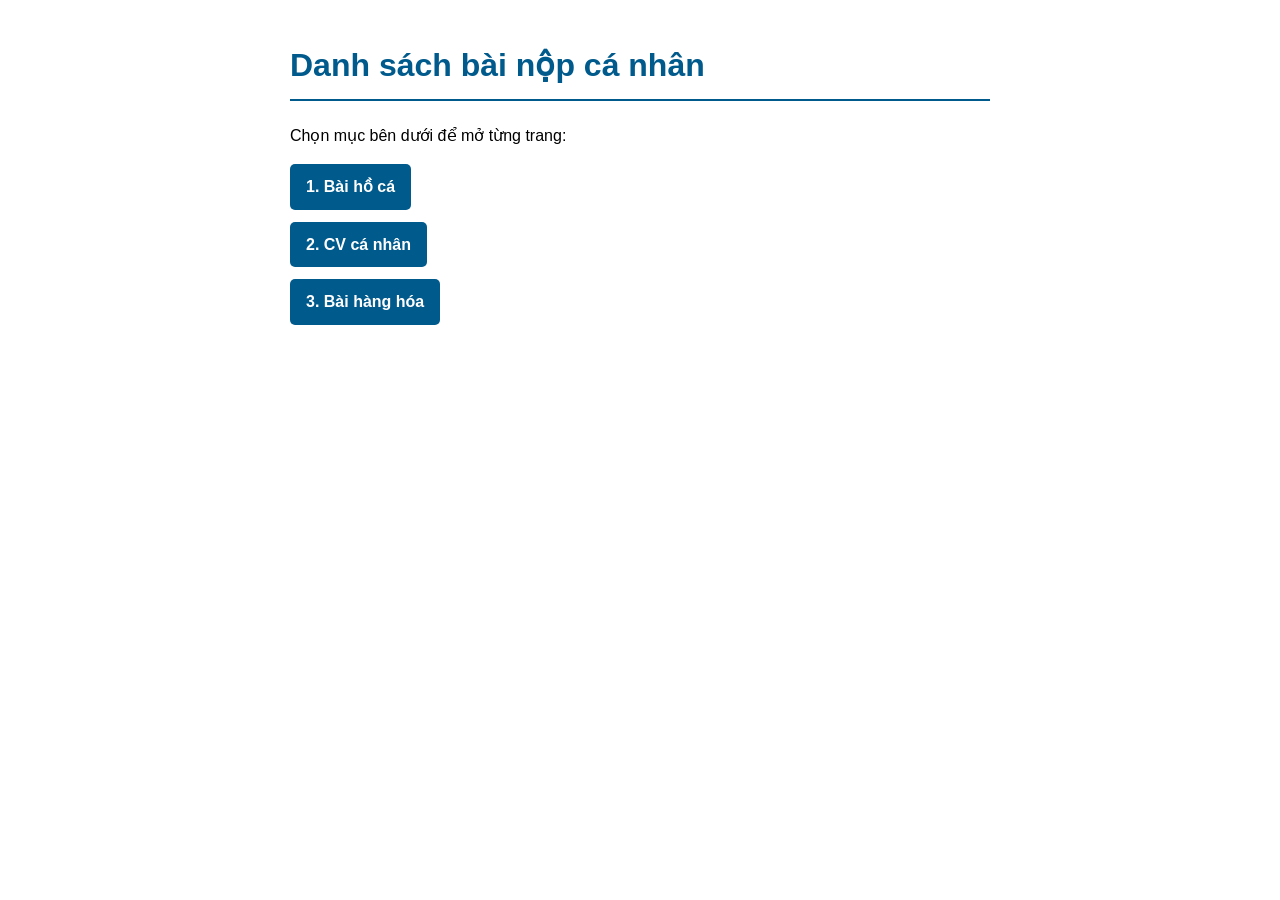
<file: index.html>
<!DOCTYPE html>
<html lang="vi">
<head>
    <meta charset="UTF-8">
    <meta name="viewport" content="width=device-width, initial-scale=1.0">
    <title>Trang chủ bài nộp cá nhân</title>
    <style>
        body {
            font-family: Arial, sans-serif;
            max-width: 700px;
            margin: 40px auto;
            padding: 0 20px;
            line-height: 1.6;
        }
        h1 {
            color: #005a8c;
            border-bottom: 2px solid #005a8c;
            padding-bottom: 8px;
        }
        ul {
            list-style: none;
            padding: 0;
        }
        li {
            margin: 12px 0;
        }
        a {
            display: inline-block;
            padding: 10px 16px;
            background-color: #005a8c;
            color: #fff;
            text-decoration: none;
            border-radius: 5px;
            font-weight: bold;
        }
        a:hover {
            background-color: #ff6600;
        }
    </style>
</head>
<body>
    
    <h1>Danh sách bài nộp cá nhân</h1>
    <p>Chọn mục bên dưới để mở từng trang:</p>
    <ul>
        <li><a href="baihoca/index.html">1. Bài hồ cá</a></li>
        <li><a href="cvhoanganh/index.html">2. CV cá nhân</a></li>
        <li><a href="hanghoa/index.html">3. Bài hàng hóa</a></li>

        
    </ul>
</body>
</html>
</file>
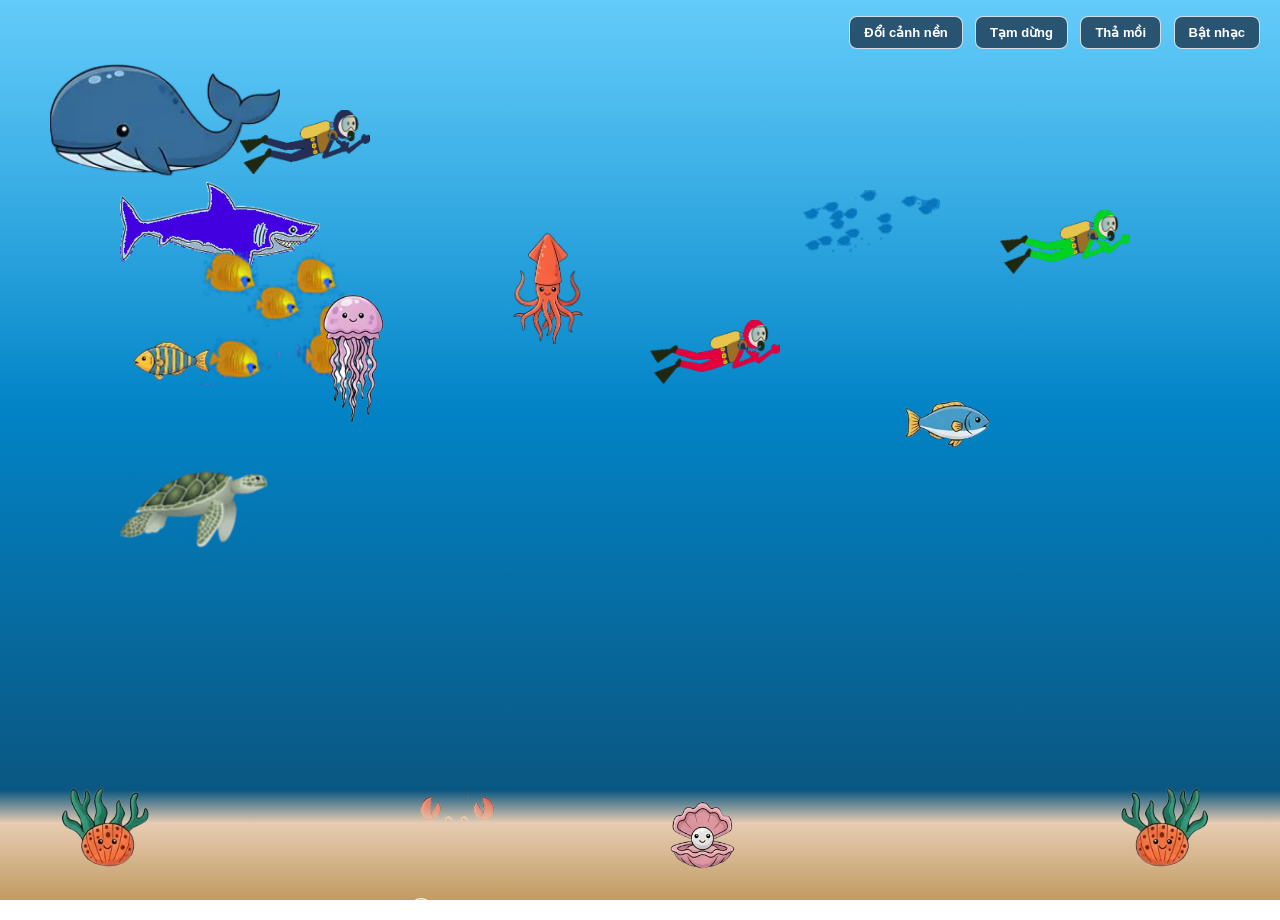
<file: baihoca/index.html>
<!DOCTYPE html>
<html lang="vi">
<head>
    <meta charset="UTF-8">
    <title>Hồ cá vui nhộn của tui nheee</title>
    <link rel="stylesheet" href="styles.css">
</head>
<body>
    <div id="content">
        <!-- Bảng điều khiển ở góc trên bên phải -->
        <div id="controls">
            <button id="btn-bg" onclick="doiCanhNen()">Đổi cảnh nền</button>
            <button id="btn-pause" onclick="tamDung()">Tạm dừng</button>
            <button id="btn-food" onclick="thaMoi()">Thả mồi</button>
            <button id="btn-music" onclick="batTatNhac()">Bật nhạc</button>
        </div>

        <div id="light-rays"></div>

  
        <div id="cavoi" class="swim-item">
            <img src="aquarium/cavoi.png" alt="Cá voi">
        </div>

        <div id="shark" class="swim-item">
            <img src="aquarium/shark.png" alt="Cá mập">
        </div>

    
        <div id="goldFish" class="swim-item">
            <img src="aquarium/goldFishSchool.png" alt="Đàn cá vàng">
        </div>

        <div id="faintFish" class="swim-item">
            <img src="aquarium/faintSchool.png" alt="Đàn cá nhỏ">
        </div>

        <div id="cavang" class="swim-item">
            <img src="aquarium/cavang.png" alt="Cá vàng">
        </div>

        <div id="caxanh" class="swim-item">
            <img src="aquarium/caxanh.png" alt="Cá xanh">
        </div>

     
        <div id="muc" class="swim-item">
            <img src="aquarium/muc.png" alt="Mực">
        </div>

        <div id="su" class="swim-item">
            <img src="aquarium/su.png" alt="Sứa">
        </div>

        <div id="diver1" class="swim-item">
            <img src="aquarium/diver1.png" alt="Thợ lặn 1">
        </div>

        <div id="diver2" class="swim-item">
            <img src="aquarium/diver2.png" alt="Thợ lặn 2">
        </div>

        <div id="diver3" class="swim-item">
            <img src="aquarium/diver3.png" alt="Thợ lặn 3">
        </div>

        <div id="turtle" class="swim-item">
            <img src="aquarium/turtle.png" alt="Rùa biển">
        </div>

        <div id="cua" class="swim-item">
            <img src="aquarium/cua.png" alt="Cua biển">
        </div>

        
        <div id="decor-bottom">
            <img src="aquarium/sanho.png" class="coral c1" alt="San hô">
            <img src="aquarium/so.png" class="clam" alt="Vỏ sò">
            <img src="aquarium/sanho.png" class="coral c2" alt="San hô">
        </div>


        <div class="bubble b1"></div>
        <div class="bubble b2"></div>
        <div class="bubble b3"></div>
        <div class="bubble b4"></div>
        <div class="bubble b5"></div>
    </div>

    <audio id="nhac-nen" loop>
        <source src="nhacnen.mp3" type="audio/mp3">
    </audio>

    <script src="javascript.js"></script>
</body>
</html>
</file>
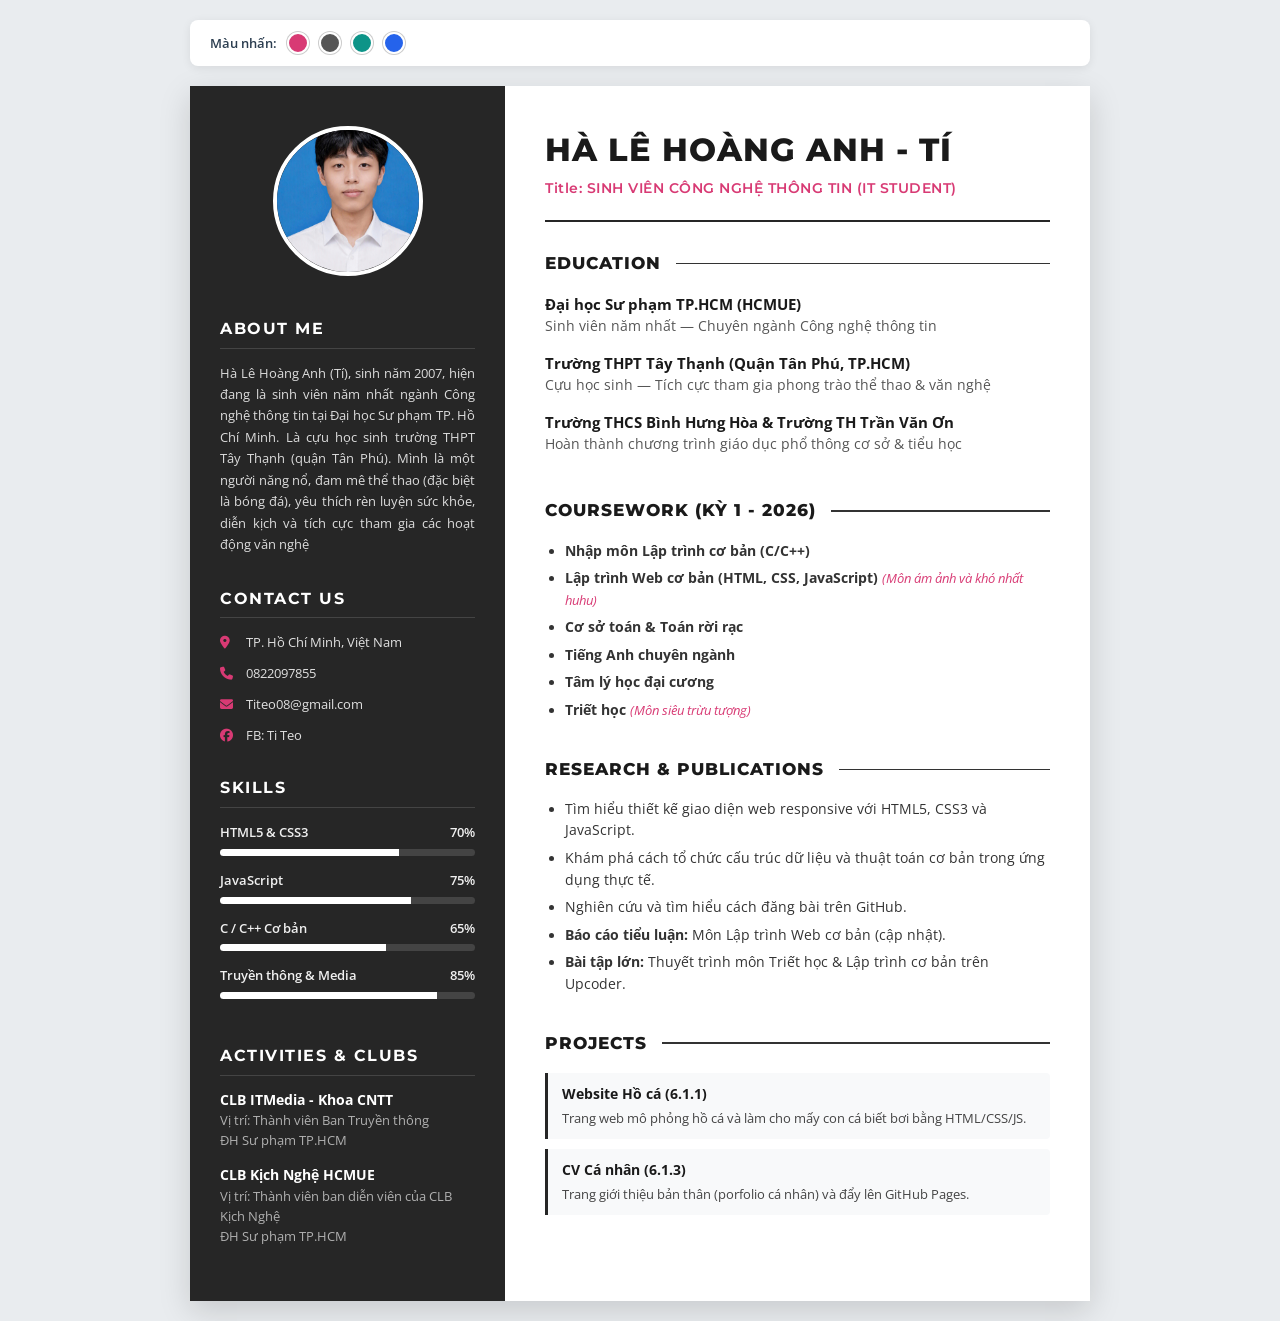
<file: cvhoanganh/index.html>
<!DOCTYPE html>
<html lang="vi">
<head>
    <meta charset="UTF-8">
    <meta name="viewport" content="width=device-width, initial-scale=1.0">
    <title>CV Cá Nhân - Hà Lê Hoàng Anh</title>
   
    <link href="https://fonts.googleapis.com/css2?family=Montserrat:wght@400;600;700;800&family=Open+Sans:wght@400;600&display=swap" rel="stylesheet">
    <link rel="stylesheet" href="https://cdnjs.cloudflare.com/ajax/libs/font-awesome/6.4.0/css/all.min.css">

    <link rel="stylesheet" href="style.css">
</head>
<body>

   
    <div class="toolbar">
        <div class="toolbar-group">
            <span class="toolbar-label">Màu nhấn:</span>
            <div class="color-dot" style="background: #d83a74;" onclick="changeAccent('#d83a74')" title="Hồng Pastel"></div>
            <div class="color-dot" style="background: #555555;" onclick="changeAccent('#555555')" title="Đen Trắng"></div>
            <div class="color-dot" style="background: #0d9488;" onclick="changeAccent('#0d9488')" title="Xanh Ngọc"></div>
            <div class="color-dot" style="background: #2563eb;" onclick="changeAccent('#2563eb')" title="Xanh Dương"></div>
        </div>
        <div class="toolbar-group">
            <source>
          
       
        </div>
    </div>

  
    <div class="cv-container">
        
     
        <aside class="left-column">
           
            <div class="avatar-wrapper" onclick="document.getElementById('avatarInput').click()" title="Nhấn để tải ảnh lên">
                <img id="avatarPreview" src="avatar2.jpg" alt="Hà Lê Hoàng Anh">
                <div class="avatar-overlay">
                    <i class="fa-solid fa-upload"></i>
                    <span>Tải ảnh lên</span>
                </div>
            </div>

            <div class="left-section">
                <h3>About Me</h3>
                <p class="about-text">
                    Hà Lê Hoàng Anh (Tí), sinh năm 2007, hiện đang là sinh viên năm nhất ngành Công nghệ thông tin tại Đại học Sư phạm TP. Hồ Chí Minh. Là cựu học sinh trường THPT Tây Thạnh (quận Tân Phú). Mình là một người năng nổ, đam mê thể thao (đặc biệt là bóng đá), yêu thích rèn luyện sức khỏe, diễn kịch và tích cực tham gia các hoạt động văn nghệ
                </p>
            </div>

            <div class="left-section">
                <h3>Contact Us</h3>
                <ul class="contact-list">
                    <li>
                        <i class="fa-solid fa-location-dot"></i>
                        <span>TP. Hồ Chí Minh, Việt Nam</span>
                    </li>
                    <li>
                        <i class="fa-solid fa-phone"></i>
                        <span>0822097855</span>
                    </li>
                    <li>
                        <i class="fa-solid fa-envelope"></i>
                        <span>Titeo08@gmail.com</span>
                    </li>
                    <li>
                        <i class="fa-brands fa-facebook"></i>
                        <span>FB: <a href="#" target="_blank">Ti Teo</a></span>
                    </li>
                </ul>
            </div>

           
            <div class="left-section">
                <h3>Skills</h3>
                <div class="skill-item">
                    <div class="skill-name"><span>HTML5 & CSS3</span><span>70%</span></div>
                    <div class="skill-bar"><div class="skill-fill" data-width="70%"></div></div>
                </div>
                <div class="skill-item">
                    <div class="skill-name"><span>JavaScript</span><span>75%</span></div>
                    <div class="skill-bar"><div class="skill-fill" data-width="75%"></div></div>
                </div>
                <div class="skill-item">
                    <div class="skill-name"><span>C / C++ Cơ bản</span><span>65%</span></div>
                    <div class="skill-bar"><div class="skill-fill" data-width="65%"></div></div>
                </div>
                <div class="skill-item">
                    <div class="skill-name"><span>Truyền thông & Media</span><span>85%</span></div>
                    <div class="skill-bar"><div class="skill-fill" data-width="85%"></div></div>
                </div>
            </div>

           
            <div class="left-section">
                <h3>Activities & Clubs</h3>
                <div class="ref-item">
                    <strong>CLB ITMedia - Khoa CNTT</strong>
                    <span>Vị trí: Thành viên Ban Truyền thông</span>
                    <span>ĐH Sư phạm TP.HCM</span>
                </div>
                <div class="ref-item">
                    <strong>CLB Kịch Nghệ HCMUE</strong>
                    <span>Vị trí: Thành viên ban diễn viên của CLB Kịch Nghệ</span>
                    <span>ĐH Sư phạm TP.HCM</span>
                </div>
            </div>
        </aside>

      
        <main class="right-column">
           
            <header class="cv-header">
                <h1>HÀ LÊ HOÀNG ANH - Tí</h1>
                <div class="subtitle">Title: SINH VIÊN CÔNG NGHỆ THÔNG TIN (IT STUDENT)</div>
            </header>

            
            <section>
                <div class="right-section-title">
                    <h2>Education</h2>
                    <div class="line"></div>
                </div>
                <div class="timeline-item">
                    <div class="timeline-title">Đại học Sư phạm TP.HCM (HCMUE)</div>
                    <div class="timeline-sub">Sinh viên năm nhất — Chuyên ngành Công nghệ thông tin</div>
                </div>
                <div class="timeline-item">
                    <div class="timeline-title">Trường THPT Tây Thạnh (Quận Tân Phú, TP.HCM)</div>
                    <div class="timeline-sub">Cựu học sinh — Tích cực tham gia phong trào thể thao & văn nghệ</div>
                </div>
                <div class="timeline-item">
                    <div class="timeline-title">Trường THCS Bình Hưng Hòa & Trường TH Trần Văn Ơn</div>
                    <div class="timeline-sub">Hoàn thành chương trình giáo dục phổ thông cơ sở & tiểu học</div>
                </div>
            </section>

          
            <section>
                <div class="right-section-title">
                    <h2>Coursework (Kỳ 1 - 2026)</h2>
                    <div class="line"></div>
                </div>
                <ul class="bullet-list">
                    <li><strong>Nhập môn Lập trình cơ bản (C/C++)</strong></li>
                    <li><strong>Lập trình Web cơ bản (HTML, CSS, JavaScript)</strong> <span class="tag-note">(Môn ám ảnh và khó nhất huhu)</span></li>
                    <li><strong>Cơ sở toán & Toán rời rạc</strong></li>
                    <li><strong>Tiếng Anh chuyên ngành</strong></li>
                    <li><strong>Tâm lý học đại cương</strong></li>
                    <li><strong>Triết học</strong> <span class="tag-note">(Môn siêu trừu tượng)</span></li>
                </ul>
            </section>

            
            <section>
                <div class="right-section-title">
                    <h2>Research & Publications</h2>
                    <div class="line"></div>
                </div>
                <ul class="bullet-list">
                    <li>Tìm hiểu thiết kế giao diện web responsive với HTML5, CSS3 và JavaScript.</li>
                    <li>Khám phá cách tổ chức cấu trúc dữ liệu và thuật toán cơ bản trong ứng dụng thực tế.</li>
                    <li>Nghiên cứu và tìm hiểu cách đăng bài trên GitHub.</li>
                    <li><strong>Báo cáo tiểu luận:</strong> Môn Lập trình Web cơ bản (cập nhật).</li>
                    <li><strong>Bài tập lớn:</strong> Thuyết trình môn Triết học & Lập trình cơ bản trên Upcoder.</li>
                </ul>
            </section>

           
            <section>
                <div class="right-section-title">
                    <h2>Projects</h2>
                    <div class="line"></div>
                </div>
                <div class="project-card">
                    <strong>Website Hồ cá (6.1.1)</strong>
                    <p>Trang web mô phỏng hồ cá và làm cho mấy con cá biết bơi bằng HTML/CSS/JS.</p>
                </div>
                <div class="project-card">
                    <strong>CV Cá nhân (6.1.3)</strong>
                    <p>Trang giới thiệu bản thân (porfolio cá nhân) và đẩy lên GitHub Pages.</p>
                </div>
            </section>
        </main>

    </div>

   
    <script src="script.js"></script>
</body>
</html>
</file>
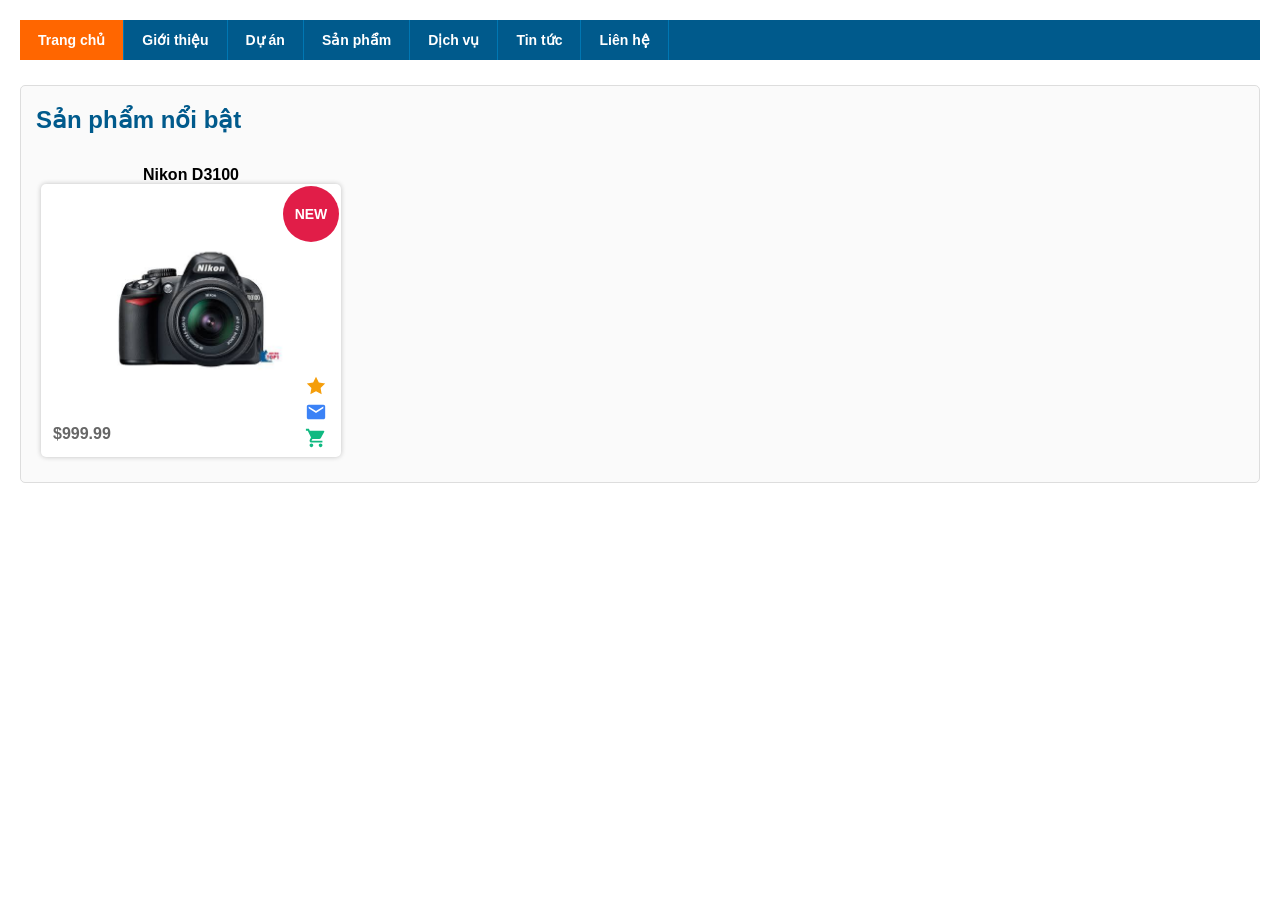
<file: hanghoa/index.html>
<!DOCTYPE html>
<html lang="vi">
<head>
    <meta charset="UTF-8">
    <meta name="viewport" content="width=device-width, initial-scale=1.0">
    <title>Bài tập Thiết kế Web - Trang 34-36</title>
    <style>
        body {
            font-family: Arial, sans-serif;
            margin: 20px;
        }
        .menu {
            background-color: #005a8c;
            margin-bottom: 25px;
            overflow: hidden;
        }
        .menu ul {
            list-style-type: none;
            margin: 0;
            padding: 0;
        }
        .menu ul li {
            float: left;
        }
        .menu ul li a {
            display: block;
            color: white;
            text-decoration: none;
            padding: 12px 18px;
            font-weight: bold;
            font-size: 14px;
            border-right: 1px solid #0077b3;
        }
        .menu ul li a:hover,
        .menu ul li a.active {
            background-color: #ff6600;
        }
        .hh-box {
            border-radius: 5px;
            box-shadow: 0 0 5px silver;
            position: relative;
            display: inline-block;
            margin: 25px 10px 10px 5px;
            padding: 20px 0px 35px 0px;
            text-align: center;
            width: 300px;
            background-color: #ffffff;
        }

        .hh-box:hover {
            box-shadow: 0 0 6px red;
        }

        .hh-box-image {
            width: 210px;
            height: 210px;
            object-fit: contain;
        }

        .hh-box-icon {
            position: absolute;
            top: 0px;
            right: 0px;
        }

        .hh-box-name {
            position: absolute;
            left: 0px;
            top: -22px;
            width: inherit;
            text-align: center;
            font-weight: bold;
            font-size: 16px;
        }

        .hh-box-price {
            position: absolute;
            left: 12px;
            bottom: 10px;
            font-weight: bold;
            font-size: 16px;
            color: #666666;
        }

        .hh-box-actions {
            position: absolute;
            right: 10px;
            bottom: 8px;
            width: 26px;
        }

        .hh-box-actions img {
            cursor: pointer;
            border: 0px;
            width: 22px;
            height: 22px;
            display: block;
            margin-top: 4px;
        }
        .tab-content {
            display: none;
            padding: 15px;
            border: 1px solid #ddd;
            border-radius: 5px;
            background-color: #fafafa;
            line-height: 1.6;
        }
        .tab-content.active {
            display: block;
        }
        .tab-content h2 {
            margin-top: 0;
            color: #005a8c;
        }
    </style>
</head>
<body>

    <div class="menu">
        <ul>
            <li><a href="#trang-chu" class="active" onclick="moTab(event, 'trang-chu')">Trang chủ</a></li>
            <li><a href="#gioi-thieu" onclick="moTab(event, 'gioi-thieu')">Giới thiệu</a></li>
            <li><a href="#du-an" onclick="moTab(event, 'du-an')">Dự án</a></li>
            <li><a href="#san-pham" onclick="moTab(event, 'san-pham')">Sản phẩm</a></li>
            <li><a href="#dich-vu" onclick="moTab(event, 'dich-vu')">Dịch vụ</a></li>
            <li><a href="#tin-tuc" onclick="moTab(event, 'tin-tuc')">Tin tức</a></li>
            <li><a href="#lien-he" onclick="moTab(event, 'lien-he')">Liên hệ</a></li>
        </ul>
    </div>

    <div id="trang-chu" class="tab-content active">
        <h2>Sản phẩm nổi bật</h2>
        <div class="hh-box">
            <div class="hh-box-name">Nikon D3100</div>
            <img class="hh-box-image" src="images.jpg" alt="Nikon D3100" />
            <div class="hh-box-price">$999.99</div>
            <div class="hh-box-actions">
                <a href="?mahh=1001" onclick="chonChucNang(event, 'Yêu thích', 1001)">
                    <img src="data:image/svg+xml;utf8,<svg xmlns='http://www.w3.org/2000/svg' viewBox='0 0 24 24' fill='%23f59e0b'><path d='M12 2l3.09 6.26L22 9.27l-5 4.87 1.18 6.88L12 17.77l-6.18 3.25L7 14.14 2 9.27l6.91-1.01L12 2z'/></svg>" alt="Favourites" />
                </a>
                <a href="?mahh=1001" onclick="chonChucNang(event, 'Gửi thư', 1001)">
                    <img src="data:image/svg+xml;utf8,<svg xmlns='http://www.w3.org/2000/svg' viewBox='0 0 24 24' fill='%233b82f6'><path d='M20 4H4c-1.1 0-2 .9-2 2v12c0 1.1.9 2 2 2h16c1.1 0 2-.9 2-2V6c0-1.1-.9-2-2-2zm0 4l-8 5-8-5V6l8 5 8-5v2z'/></svg>" alt="Letter" />
                </a>
                <a href="?mahh=1001" onclick="chonChucNang(event, 'Giỏ hàng', 1001)">
                    <img src="data:image/svg+xml;utf8,<svg xmlns='http://www.w3.org/2000/svg' viewBox='0 0 24 24' fill='%2310b981'><path d='M7 18c-1.1 0-1.99.9-1.99 2S5.9 22 7 22s2-.9 2-2-.9-2-2-2zM1 2v2h2l3.6 7.59-1.35 2.45c-.16.28-.25.61-.25.96 0 1.1.9 2 2 2h12v-2H7.42c-.14 0-.25-.11-.25-.25l.03-.12.9-1.63h7.45c.75 0 1.41-.41 1.75-1.03l3.58-6.49A1.003 1.003 0 0 0 20 4H5.21l-.94-2H1zm16 16c-1.1 0-1.99.9-1.99 2s.89 2 1.99 2 2-.9 2-2-.9-2-2-2z'/></svg>" alt="Basket" />
                </a>
            </div>
            <img src="data:image/svg+xml;utf8,<svg xmlns='http://www.w3.org/2000/svg' viewBox='0 0 60 60'><circle cx='30' cy='30' r='28' fill='%23e11d48'/><text x='30' y='35' font-size='14' font-family='Arial' font-weight='bold' fill='white' text-anchor='middle'>NEW</text></svg>" class="hh-box-icon" width="60" alt="New" />
        </div>
    </div>

    
    <div id="gioi-thieu" class="tab-content">
        <h2>Giới thiệu cửa hàng</h2>
        <p>Chào mừng bạn đến với hệ thống bất động sản của Hoàng Anh -5201104007 chuyên cung cấp, buôn bán và  phân phối máy ảnh và thiết bị kỹ thuật số sắp chính hãng.</p>
        <p>Hoàng Anh - 5201104007 chuyên cung cấp các dòng máy ảnh DSLR, Mirrorless và phụ kiện nhiếp ản, cục sạc với giá rẻ như cho đi kèm với chế độ bảo hành mém  uy tín chứ chưa uy tín hehehe.</p>
    </div>

    
    <div id="du-an" class="tab-content">
        <h2>Dự án tiêu biểu</h2>
        <ul>
            <li>Cung cấp thiết bị phòng studio cho các trường THPT và đại học tại TP.HCM. Nói chung là ai cần là tôi sẽ cũng cấp </li>
            <li>Tài trợ có tính phí máy ảnh cho cuộc thi Nhiếp ảnh trẻ toàn quốc.</li>
        </ul>
    </div>

    
    <div id="san-pham" class="tab-content">
        <h2>Danh sách sản phẩm</h2>
        <div class="hh-box">
            <div class="hh-box-name">Nikon D3100</div>
            <img class="hh-box-image" src="images.jpg" alt="Nikon D3100" />
            <div class="hh-box-price">$999.99</div>
            <div class="hh-box-actions">
                <a href="?mahh=1001" onclick="chonChucNang(event, 'Yêu thích', 1001)">
                    <img src="data:image/svg+xml;utf8,<svg xmlns='http://www.w3.org/2000/svg' viewBox='0 0 24 24' fill='%23f59e0b'><path d='M12 2l3.09 6.26L22 9.27l-5 4.87 1.18 6.88L12 17.77l-6.18 3.25L7 14.14 2 9.27l6.91-1.01L12 2z'/></svg>" alt="Favourites" />
                </a>
                <a href="?mahh=1001" onclick="chonChucNang(event, 'Gửi thư', 1001)">
                    <img src="data:image/svg+xml;utf8,<svg xmlns='http://www.w3.org/2000/svg' viewBox='0 0 24 24' fill='%233b82f6'><path d='M20 4H4c-1.1 0-2 .9-2 2v12c0 1.1.9 2 2 2h16c1.1 0 2-.9 2-2V6c0-1.1-.9-2-2-2zm0 4l-8 5-8-5V6l8 5 8-5v2z'/></svg>" alt="Letter" />
                </a>
                <a href="?mahh=1001" onclick="chonChucNang(event, 'Giỏ hàng', 1001)">
                    <img src="data:image/svg+xml;utf8,<svg xmlns='http://www.w3.org/2000/svg' viewBox='0 0 24 24' fill='%2310b981'><path d='M7 18c-1.1 0-1.99.9-1.99 2S5.9 22 7 22s2-.9 2-2-.9-2-2-2zM1 2v2h2l3.6 7.59-1.35 2.45c-.16.28-.25.61-.25.96 0 1.1.9 2 2 2h12v-2H7.42c-.14 0-.25-.11-.25-.25l.03-.12.9-1.63h7.45c.75 0 1.41-.41 1.75-1.03l3.58-6.49A1.003 1.003 0 0 0 20 4H5.21l-.94-2H1zm16 16c-1.1 0-1.99.9-1.99 2s.89 2 1.99 2 2-.9 2-2-.9-2-2-2z'/></svg>" alt="Basket" />
                </a>
            </div>
            <img src="data:image/svg+xml;utf8,<svg xmlns='http://www.w3.org/2000/svg' viewBox='0 0 60 60'><circle cx='30' cy='30' r='28' fill='%23e11d48'/><text x='30' y='35' font-size='14' font-family='Arial' font-weight='bold' fill='white' text-anchor='middle'>NEW</text></svg>" class="hh-box-icon" width="60" alt="New" />
        </div>
    </div>

    
    <div id="dich-vu" class="tab-content">
        <h2>Dịch vụ của Hoàng Anh-5201104007</h2>
        <ul>
            <li><strong>Bảo dưỡng & Vệ sinh cảm biến:</strong> Miễn phí không trọn đời có thời hạn cho khách mua máy tại cửa hàng khác.</li>
            <li><strong>Cho thuê ống kính:</strong> Đa dạng các loại lens góc rộng, tele theo ngày.</li>
            <li><strong>Thu mới đổi cũ:</strong> Hỗ trợ nâng cấp đời máy với mức trợ giá hơi tốt nhất.</li>
        </ul>
    </div>

    
    <div id="tin-tuc" class="tab-content">
        <h2>Tin tức & Kinh nghiệm nhiếp ảnh</h2>
        <p><strong>1. Hướng dẫn sử dụng Nikon D3100 cho người mới bắt đầu:</strong> Cách chỉnh khẩu độ, tốc độ màn trập và ISO cơ bản.</p>
        <p><strong>2. Khuyến mãi tháng này:</strong> Giảm ngay 1% khi mua kèm thẻ nhớ và túi đựng máy ảnh.</p>
    </div>

  
    <div id="lien-he" class="tab-content">
        <h2>Thông tin liên hệ</h2>
        <p><strong>Địa chỉ:</strong> ĐH Sư Phạm TP.HCM, 280 An Dương Vương, P. Chợ Quán, TP. Hồ Chí Minh</p>
        <p><strong>Điện thoại:</strong> 0909 123 456</p>
        <p><strong>Email:</strong> hoanganh-5201104007@company.com</p>
    </div>

   
    <script>
        function moTab(event, tabId) {
            event.preventDefault();

            const tatCaTab = document.querySelectorAll('.tab-content');
            tatCaTab.forEach(tab => tab.classList.remove('active'));

            const tatCaMenu = document.querySelectorAll('.menu ul li a');
            tatCaMenu.forEach(link => link.classList.remove('active'));

            document.getElementById(tabId).classList.add('active');
            event.currentTarget.classList.add('active');
        }

        function chonChucNang(event, tenChucNang, maHangHoa) {
            event.preventDefault();
            alert("Bạn đã chọn chức năng: " + tenChucNang + " cho sản phẩm Nikon D3100 (Mã HH: " + maHangHoa + ")");
        }
    </script>

</body>
</html>
</file>
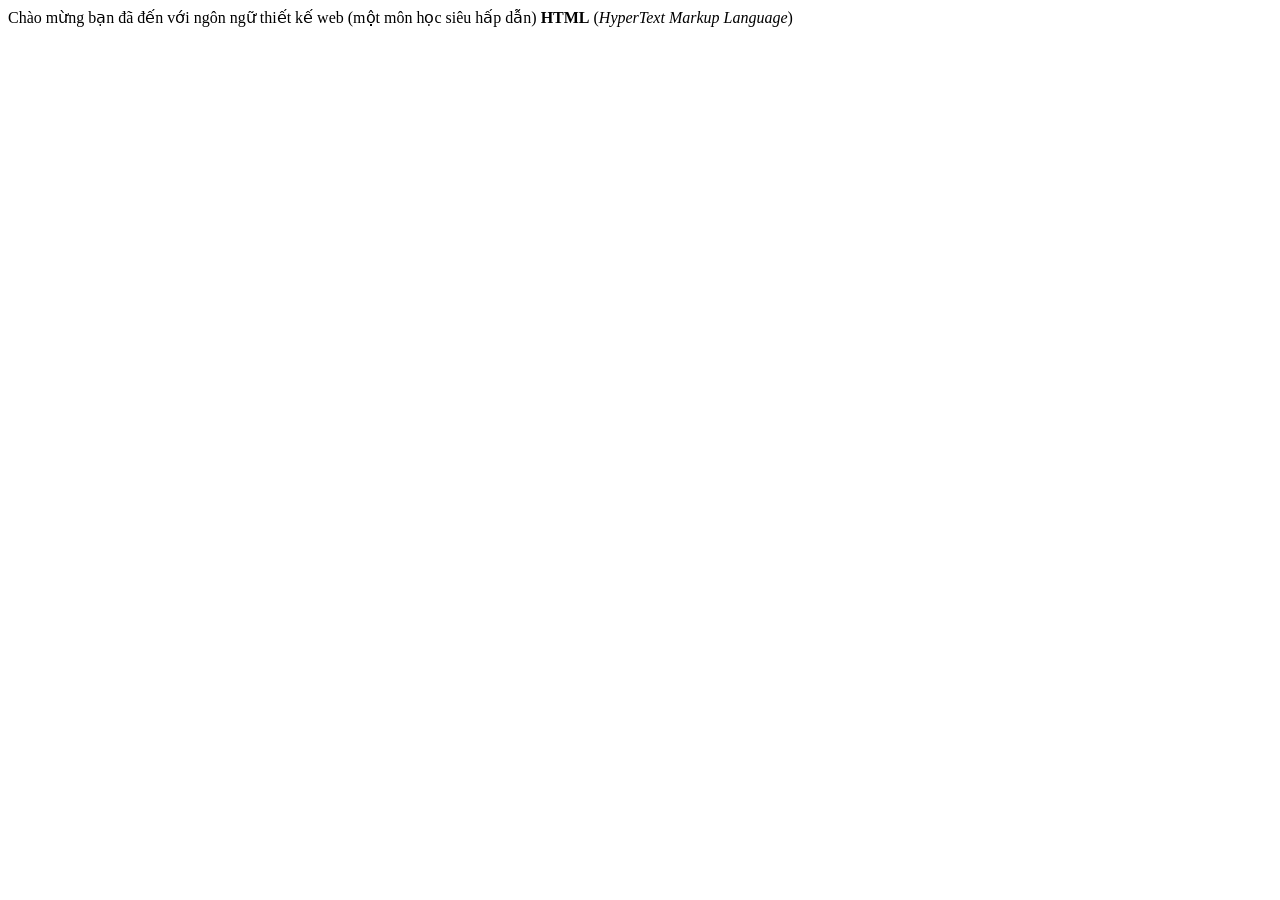
<file: chaomung.html>
<!doctype html>
<html>
<head>
    <meta charset="UTF-8">
    <title>Welcome</title>
</head>
<body>
    
   Chào mừng bạn đã đến với ngôn ngữ thiết kế web (một môn học siêu hấp dẫn) <b>HTML</b>
   (<i>HyperText Markup Language</i>)
</body>
</html>
</file>
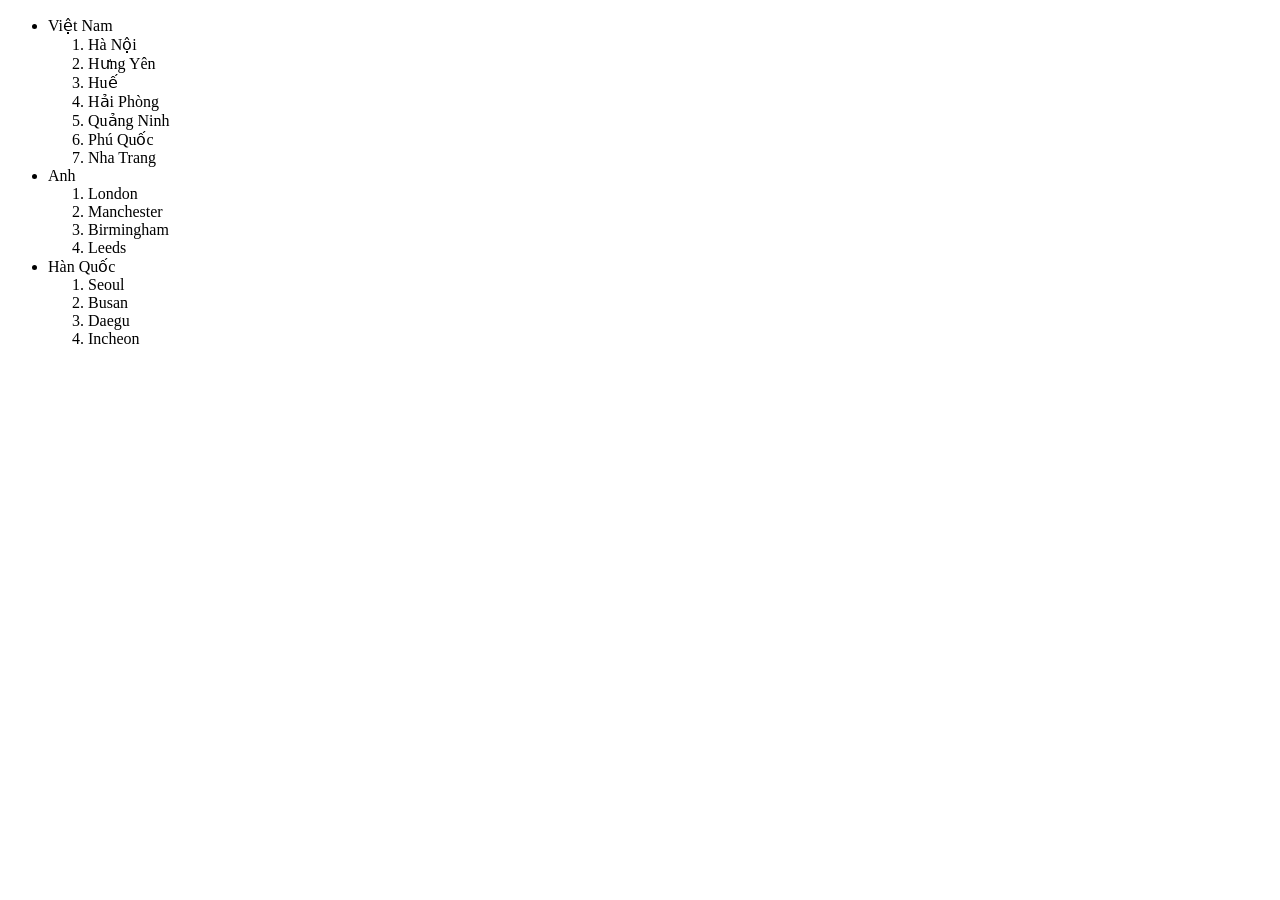
<file: diadiemdulich.html>
<!doctype html>
<html lang="en"> 
<head>
    <meta charset="UTF-8">
    <meta name="viewport" content="width=device-width, initial-scale=1.0">
    <title>Địa điểm du lịch</title>
</head>  
<body>
    <ul>
        <li>Việt Nam</li>
            <ol> 
                <li>Hà Nội</li>
                <li>Hưng Yên</li>
                <li>Huế</li>
                <li>Hải Phòng</li>
                <li>Quảng Ninh</li>
                <li>Phú Quốc</li>
                <li>Nha Trang</li>
                
            </ol>
        <li>Anh</li>
            <ol>
                <li>London</li>
                <li>Manchester</li>
                <li>Birmingham</li>
                <li>Leeds</li>
            </ol>
        <li>Hàn Quốc</li>
            <ol>
                <li>Seoul</li>
                <li>Busan</li>
                <li>Daegu</li>
                <li>Incheon</li>
            </ol>
    </ul>
</body>
</html>
</file>
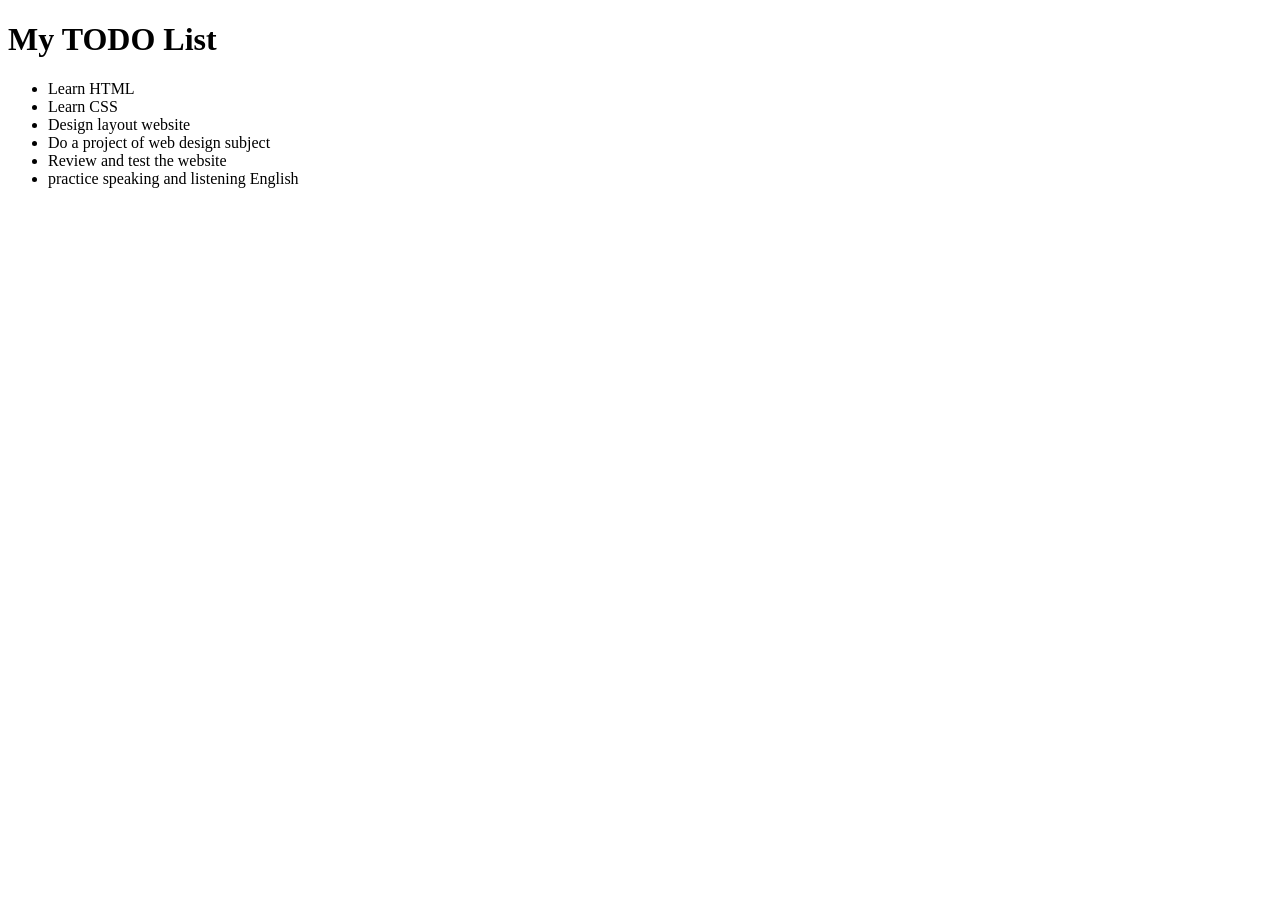
<file: todo.html>
<!doctype html>
<html lang="en"> 
<head>
    <meta charset="UTF-8">
    <meta name="viewport" content="width=device-width, initial-scale=1.0">
    <title>TODO list</title>
</head>  
<body>
    
    <h1>My TODO List</h1>
    <ul>
        <li>Learn HTML</li>
        <li>Learn CSS</li>
        <li>Design layout website</li>
        <li>Do a project of web design subject</li>
        <li>Review and test the website</li>
        <li>practice speaking and listening English</li>
    </ul>
</body>
</html>
</file>
<file: baihoca/styles.css>
* {
    box-sizing: border-box;
}

body {
    margin: 0;
    padding: 0;
    overflow: hidden;
    font-family: Arial, sans-serif;
}

#content {
    width: 100vw;
    height: 100vh;
    position: relative;
    background: linear-gradient(to bottom, #38bdf8 0%, #0284c7 45%, #0c4a6e 100%);
    transition: background 0.8s ease;
}

/* Ánh sáng xuyên từ mặt nước */
#light-rays {
    position: absolute;
    top: 0;
    left: 0;
    width: 100%;
    height: 45%;
    background: linear-gradient(to bottom, rgba(255, 255, 255, 0.22), transparent);
    pointer-events: none;
}


#controls {
    position: absolute;
    top: 16px;
    right: 20px;
    z-index: 100;
}

#controls button {
    padding: 8px 14px;
    margin-left: 8px;
    font-size: 13px;
    font-weight: bold;
    color: #fff;
    background-color: rgba(15, 23, 42, 0.65);
    border: 1.5px solid rgba(255, 255, 255, 0.8);
    border-radius: 8px;
    cursor: pointer;
}

#controls button:hover {
    background-color: rgba(255, 255, 255, 0.25);
}


#cavoi {
    position: absolute;
    top: 60px;
    left: 50px;
    animation: BoiCavoi 28s linear infinite;
}
#cavoi img { width: 230px; height: auto; }

@keyframes BoiCavoi {
    0%   { left: 50px; top: 60px; transform: scaleX(1); }
    49%  { left: 1050px; top: 90px; transform: scaleX(1); }
    50%  { left: 1050px; top: 90px; transform: scaleX(-1); }
    99%  { left: 50px; top: 60px; transform: scaleX(-1); }
    100% { left: 50px; top: 60px; transform: scaleX(1); }
}


#shark {
    position: absolute;
    top: 150px;
    left: 120px;
    animation: BoiCaMap 12s linear infinite;
}
#shark img { width: 200px; height: auto; }

@keyframes BoiCaMap {
    0%   { left: 100px; top: 150px; transform: scaleX(1); }
    25%  { left: 550px; top: 120px; transform: scaleX(1); }
    49%  { left: 1100px; top: 180px; transform: scaleX(1); }
    50%  { left: 1100px; top: 180px; transform: scaleX(-1); }
    75%  { left: 600px; top: 220px; transform: scaleX(-1); }
    99%  { left: 100px; top: 150px; transform: scaleX(-1); }
    100% { left: 100px; top: 150px; transform: scaleX(1); }
}

#goldFish {
    position: absolute;
    top: 250px;
    left: 200px;
    animation: BoiDanCaVang 17s linear infinite;
}
#goldFish img { width: 170px; height: auto; }

@keyframes BoiDanCaVang {
    0%   { left: 180px; top: 250px; transform: scaleX(1); }
    49%  { left: 950px; top: 230px; transform: scaleX(1); }
    50%  { left: 950px; top: 230px; transform: scaleX(-1); }
    99%  { left: 180px; top: 270px; transform: scaleX(-1); }
    100% { left: 180px; top: 250px; transform: scaleX(1); }
}


#faintFish {
    position: absolute;
    top: 190px;
    left: 800px;
    animation: BoiDanCaNho 15s linear infinite;
}
#faintFish img { width: 140px; height: auto; }

@keyframes BoiDanCaNho {
    0%   { left: 850px; top: 190px; transform: scaleX(-1); }
    49%  { left: 150px; top: 240px; transform: scaleX(-1); }
    50%  { left: 150px; top: 240px; transform: scaleX(1); }
    99%  { left: 850px; top: 190px; transform: scaleX(1); }
    100% { left: 850px; top: 190px; transform: scaleX(-1); }
}

#cavang {
    position: absolute;
    top: 330px;
    left: 120px;
    animation: BoiCaVang 14s linear infinite;
}
#cavang img { width: 95px; height: auto; }

@keyframes BoiCaVang {
    0%   { left: 120px; top: 330px; transform: scaleX(1); }
    49%  { left: 880px; top: 300px; transform: scaleX(1); }
    50%  { left: 880px; top: 300px; transform: scaleX(-1); }
    99%  { left: 120px; top: 350px; transform: scaleX(-1); }
    100% { left: 120px; top: 330px; transform: scaleX(1); }
}


#caxanh {
    position: absolute;
    top: 380px;
    left: 900px;
    animation: BoiCaXanh 16s linear infinite;
}
#caxanh img { width: 100px; height: auto; }

@keyframes BoiCaXanh {
    0%   { left: 920px; top: 380px; transform: scaleX(-1); }
    49%  { left: 180px; top: 340px; transform: scaleX(-1); }
    50%  { left: 180px; top: 340px; transform: scaleX(1); }
    99%  { left: 920px; top: 380px; transform: scaleX(1); }
    100% { left: 920px; top: 380px; transform: scaleX(-1); }
}

#muc {
    position: absolute;
    top: 220px;
    left: 500px;
    animation: BoiMuc 13s ease-in-out infinite alternate;
}
#muc img { width: 85px; height: auto; }

@keyframes BoiMuc {
    0%   { left: 450px; top: 200px; transform: rotate(-8deg); }
    50%  { left: 680px; top: 320px; transform: rotate(8deg); }
    100% { left: 380px; top: 260px; transform: rotate(-6deg); }
}


#su {
    position: absolute;
    top: 280px;
    left: 320px;
    animation: BoiSua 9s ease-in-out infinite alternate;
}
#su img { width: 75px; height: auto; }

@keyframes BoiSua {
    0%   { left: 300px; top: 360px; }
    100% { left: 340px; top: 140px; }
}


#diver1, #diver2, #diver3 {
    position: absolute;
}
#diver1 img, #diver2 img, #diver3 img {
    width: 130px;
    height: auto;
}

#diver1 {
    top: 110px;
    left: 240px;
    animation: ThoLan1 19s linear infinite;
}
@keyframes ThoLan1 {
    0%   { left: 240px; top: 110px; transform: scaleX(1); }
    25%  { left: 400px; top: 320px; transform: scaleX(1); }
    49%  { left: 560px; top: 160px; transform: scaleX(1); }
    50%  { left: 560px; top: 160px; transform: scaleX(-1); }
    75%  { left: 400px; top: 360px; transform: scaleX(-1); }
    99%  { left: 240px; top: 110px; transform: scaleX(-1); }
    100% { left: 240px; top: 110px; transform: scaleX(1); }
}

#diver2 {
    top: 320px;
    left: 650px;
    animation: ThoLan2 22s linear infinite;
}
@keyframes ThoLan2 {
    0%   { left: 650px; top: 350px; transform: scaleX(1); }
    49%  { left: 950px; top: 140px; transform: scaleX(1); }
    50%  { left: 950px; top: 140px; transform: scaleX(-1); }
    99%  { left: 650px; top: 350px; transform: scaleX(-1); }
    100% { left: 650px; top: 350px; transform: scaleX(1); }
}

#diver3 {
    top: 210px;
    left: 1000px;
    animation: ThoLan3 20s linear infinite;
}
@keyframes ThoLan3 {
    0%   { left: 1000px; top: 210px; transform: scaleX(-1); }
    49%  { left: 720px; top: 410px; transform: scaleX(-1); }
    50%  { left: 720px; top: 410px; transform: scaleX(1); }
    99%  { left: 1000px; top: 210px; transform: scaleX(1); }
    100% { left: 1000px; top: 210px; transform: scaleX(-1); }
}

#turtle {
    position: absolute;
    top: 470px;
    left: 120px;
    animation: BoiRua 26s linear infinite;
}
#turtle img { width: 150px; height: auto; }

@keyframes BoiRua {
    0%   { left: 120px; top: 470px; transform: scaleX(1); }
    49%  { left: 1020px; top: 450px; transform: scaleX(1); }
    50%  { left: 1020px; top: 450px; transform: scaleX(-1); }
    99%  { left: 120px; top: 470px; transform: scaleX(-1); }
    100% { left: 120px; top: 470px; transform: scaleX(1); }
}

#cua {
    position: absolute;
    bottom: 25px;
    left: 400px;
    animation: CuaBo 18s linear infinite;
}
#cua img { width: 95px; height: auto; }

@keyframes CuaBo {
    0%   { left: 300px; bottom: 25px; transform: scaleX(1); }
    49%  { left: 850px; bottom: 25px; transform: scaleX(1); }
    50%  { left: 850px; bottom: 25px; transform: scaleX(-1); }
    99%  { left: 300px; bottom: 25px; transform: scaleX(-1); }
    100% { left: 300px; bottom: 25px; transform: scaleX(1); }
}


#decor-bottom {
    position: absolute;
    bottom: 0;
    left: 0;
    width: 100%;
    height: 110px;
    background: linear-gradient(to top, #c29b61 0%, #e6ccb2 70%, transparent 100%);
    pointer-events: none;
}

.coral {
    position: absolute;
    bottom: 10px;
    width: 110px;
    height: auto;
}
.c1 { left: 40px; }
.c2 { right: 50px; transform: scaleX(-1); }

.clam {
    position: absolute;
    bottom: 15px;
    left: 52%;
    width: 85px;
    height: auto;
}


.bubble {
    position: absolute;
    bottom: -20px;
    background-color: rgba(255, 255, 255, 0.35);
    border: 1.5px solid rgba(255, 255, 255, 0.85);
    border-radius: 50%;
    pointer-events: none;
    animation: BongBongBay linear infinite;
}

.b1 { left: 12%; width: 14px; height: 14px; animation-duration: 7s; }
.b2 { left: 32%; width: 22px; height: 22px; animation-duration: 9.5s; }
.b3 { left: 55%; width: 12px; height: 12px; animation-duration: 6s; }
.b4 { left: 75%; width: 20px; height: 20px; animation-duration: 8.5s; }
.b5 { left: 90%; width: 16px; height: 16px; animation-duration: 7.5s; }

@keyframes BongBongBay {
    0%   { bottom: 0; opacity: 0.9; }
    100% { bottom: 100vh; opacity: 0; }
}

.food {
    position: absolute;
    top: 0;
    width: 8px;
    height: 8px;
    background-color: #facc15;
    border-radius: 50%;
    pointer-events: none;
    animation: MoiRoi 4s linear forwards;
}

@keyframes MoiRoi {
    0%   { top: 10px; opacity: 1; }
    100% { top: 92vh; opacity: 0.2; }
}
</file>
<file: cvhoanganh/style.css>
:root {
    --left-bg: #262626;
    --left-text: #f0f0f0;
    --left-muted: #b0b0b0;
    --right-bg: #ffffff;
    --right-text: #2c3e50;
    --accent-color: #d83a74;
    --bar-bg: #444444;
    --bar-fill: #ffffff;
}

* {
    margin: 0;
    padding: 0;
    box-sizing: border-box;
}

body {
    background-color: #e9ecef;
    font-family: 'Open Sans', sans-serif;
    color: var(--right-text);
    line-height: 1.6;
    padding: 20px;
}

/* Thanh công cụ phía trên */
.toolbar {
    max-width: 900px;
    margin: 0 auto 20px auto;
    background: #fff;
    padding: 12px 20px;
    border-radius: 8px;
    box-shadow: 0 2px 10px rgba(0,0,0,0.08);
    display: flex;
    justify-content: space-between;
    align-items: center;
    flex-wrap: wrap;
    gap: 10px;
}

.toolbar-group {
    display: flex;
    align-items: center;
    gap: 10px;
}

.toolbar-label {
    font-size: 13px;
    font-weight: 600;
}

.btn {
    padding: 8px 15px;
    border: none;
    border-radius: 5px;
    cursor: pointer;
    font-family: 'Montserrat', sans-serif;
    font-weight: 600;
    font-size: 13px;
    transition: all 0.2s;
    display: inline-flex;
    align-items: center;
    gap: 6px;
}

.btn-primary {
    background-color: #262626;
    color: #fff;
}
.btn-primary:hover { background-color: #444; }

.btn-accent {
    background-color: var(--accent-color);
    color: #fff;
}
.btn-accent:hover { opacity: 0.9; }

.color-dot {
    width: 22px;
    height: 22px;
    border-radius: 50%;
    cursor: pointer;
    border: 2px solid #fff;
    box-shadow: 0 0 0 1px #ccc;
}

/* Khung CV 2 cột */
.cv-container {
    max-width: 900px;
    min-height: 1200px;
    margin: 0 auto;
    background: var(--right-bg);
    display: grid;
    grid-template-columns: 35% 65%;
    box-shadow: 0 10px 30px rgba(0,0,0,0.15);
    overflow: hidden;
}

/* CỘT TRÁI */
.left-column {
    background-color: var(--left-bg);
    color: var(--left-text);
    padding: 40px 30px;
    display: flex;
    flex-direction: column;
    gap: 30px;
}

.avatar-wrapper {
    position: relative;
    width: 150px;
    height: 150px;
    margin: 0 auto 10px auto;
    border-radius: 50%;
    border: 4px solid #fff;
    overflow: hidden;
    background: #3a3a3a;
    cursor: pointer;
}

.avatar-wrapper img {
    width: 100%;
    height: 100%;
    object-fit: cover;
}

.avatar-overlay {
    position: absolute;
    inset: 0;
    background: rgba(0,0,0,0.6);
    color: #fff;
    display: flex;
    flex-direction: column;
    align-items: center;
    justify-content: center;
    font-size: 12px;
    opacity: 0;
    transition: opacity 0.2s;
}

.avatar-overlay i {
    font-size: 18px;
    margin-bottom: 5px;
}

.avatar-wrapper:hover .avatar-overlay {
    opacity: 1;
}

.left-section h3 {
    font-family: 'Montserrat', sans-serif;
    font-size: 16px;
    font-weight: 700;
    letter-spacing: 1.5px;
    text-transform: uppercase;
    margin-bottom: 14px;
    color: #ffffff;
    border-bottom: 1px solid #444;
    padding-bottom: 6px;
}

.about-text {
    font-size: 13px;
    color: #dcdcdc;
    text-align: justify;
    line-height: 1.65;
}

.contact-list {
    list-style: none;
    font-size: 13px;
    display: flex;
    flex-direction: column;
    gap: 10px;
}

.contact-list li {
    display: flex;
    align-items: flex-start;
    gap: 10px;
    color: #e0e0e0;
    word-break: break-word;
}

.contact-list i {
    margin-top: 4px;
    width: 16px;
    color: var(--accent-color);
}

.contact-list a {
    color: #e0e0e0;
    text-decoration: none;
}
.contact-list a:hover { text-decoration: underline; }


.skill-item {
    margin-bottom: 14px;
}

.skill-name {
    font-size: 13px;
    font-weight: 600;
    margin-bottom: 6px;
    display: flex;
    justify-content: space-between;
}

.skill-bar {
    width: 100%;
    height: 7px;
    background-color: var(--bar-bg);
    border-radius: 4px;
    overflow: hidden;
}

.skill-fill {
    height: 100%;
    background-color: var(--bar-fill);
    width: 0%;
    transition: width 1.2s ease-in-out;
}

/* Hoạt động CLB */
.ref-item {
    margin-bottom: 14px;
    font-size: 13px;
}
.ref-item strong {
    display: block;
    color: #fff;
    font-size: 13.5px;
}
.ref-item span {
    color: var(--left-muted);
    font-size: 12.5px;
    display: block;
}

/* CỘT PHẢI */
.right-column {
    padding: 45px 40px;
    background-color: var(--right-bg);
    display: flex;
    flex-direction: column;
    gap: 28px;
}

.cv-header {
    border-bottom: 2px solid #262626;
    padding-bottom: 20px;
}

.cv-header h1 {
    font-family: 'Montserrat', sans-serif;
    font-size: 32px;
    font-weight: 800;
    letter-spacing: 1px;
    text-transform: uppercase;
    color: #1a1a1a;
    line-height: 1.2;
}

.cv-header .subtitle {
    margin-top: 8px;
    font-family: 'Montserrat', sans-serif;
    font-size: 14px;
    font-weight: 600;
    color: var(--accent-color);
    letter-spacing: 0.5px;
}

.right-section-title {
    display: flex;
    align-items: center;
    gap: 15px;
    margin-bottom: 16px;
}

.right-section-title h2 {
    font-family: 'Montserrat', sans-serif;
    font-size: 17px;
    font-weight: 800;
    text-transform: uppercase;
    letter-spacing: 1px;
    color: #1a1a1a;
    white-space: nowrap;
}

.right-section-title .line {
    height: 1.5px;
    background-color: #333;
    flex-grow: 1;
}

.timeline-item {
    margin-bottom: 14px;
}

.timeline-title {
    font-weight: 700;
    font-size: 14.5px;
    color: #1a1a1a;
}

.timeline-sub {
    font-size: 13.5px;
    color: #555;
}

.bullet-list {
    list-style-type: disc;
    padding-left: 20px;
    font-size: 13.5px;
    color: #333;
}

.bullet-list li {
    margin-bottom: 6px;
}

.tag-note {
    font-style: italic;
    color: var(--accent-color);
    font-size: 12.5px;
}

.project-card {
    background: #f8f9fa;
    border-left: 3.5px solid #262626;
    padding: 10px 14px;
    margin-bottom: 10px;
    border-radius: 0 4px 4px 0;
}

.project-card strong {
    font-size: 14px;
    color: #1a1a1a;
    display: block;
    margin-bottom: 3px;
}

.project-card p {
    font-size: 13px;
    color: #444;
}


@media (max-width: 768px) {
    .cv-container {
        grid-template-columns: 1fr;
    }
    .right-column {
        padding: 30px 25px;
    }
}


@media print {
    body {
        background: none;
        padding: 0;
    }
    .toolbar {
        display: none !important;
    }
    .cv-container {
        box-shadow: none;
        max-width: 100%;
        width: 100%;
        grid-template-columns: 35% 65% !important;
    }
    .left-column {
        -webkit-print-color-adjust: exact;
        print-color-adjust: exact;
    }
}
</file>
